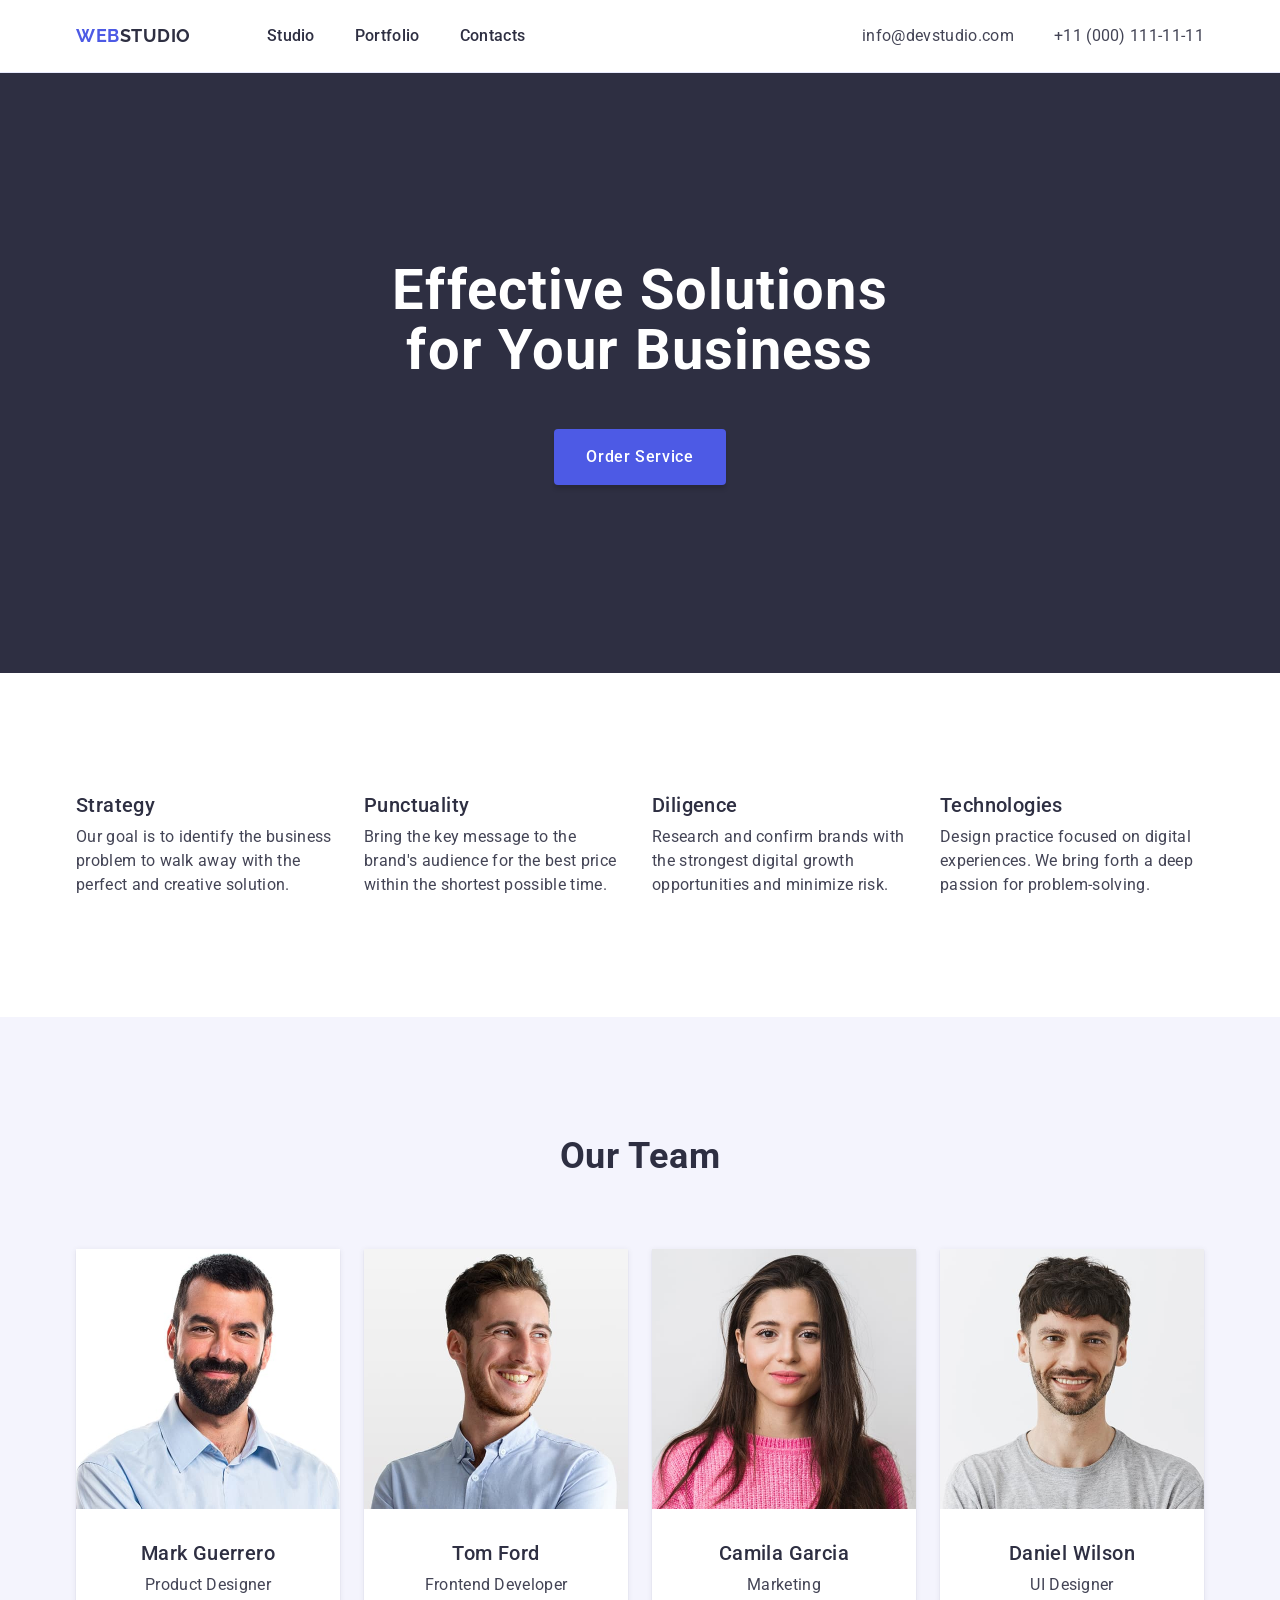
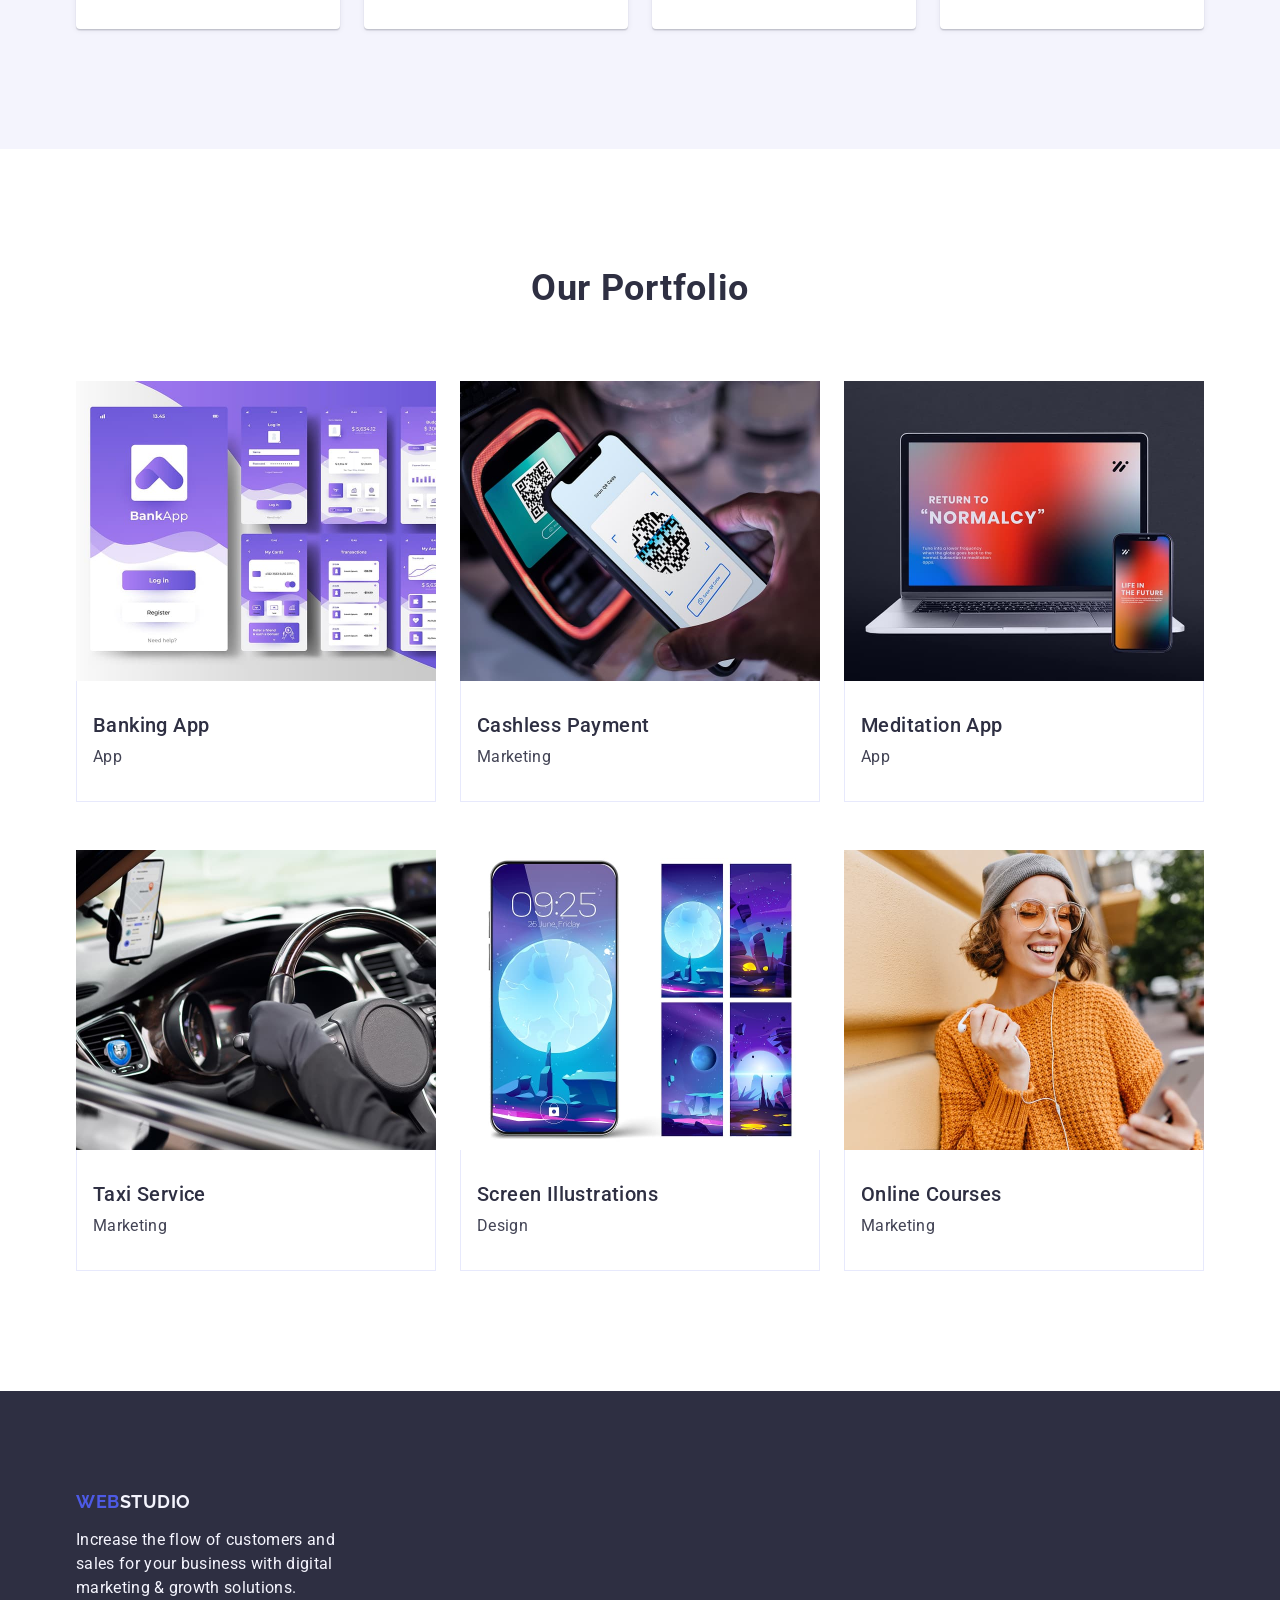
<file: index.html>
<!doctype html>
<html lang="en">
    <head>
        <meta charset="UTF-8" />
        <meta name="viewport" content="width=device-width, initial-scale=1.0" />
        <meta
            name="description"
            content="Design and developement of web-sites and apps"
        />
        <meta name="keywords" content="design developement web-site app" />
        <title>WebStudio</title>
        <link rel="preconnect" href="https://fonts.googleapis.com" />
        <link rel="preconnect" href="https://fonts.gstatic.com" crossorigin />
        <link
            href="https://fonts.googleapis.com/css2?family=Raleway:wght@700&family=Roboto:wght@400;500;700&display=swap"
            rel="stylesheet"
        />
        <link
            rel="stylesheet"
            href="https://cdnjs.cloudflare.com/ajax/libs/modern-normalize/3.0.1/modern-normalize.min.css"
        />
        <link rel="stylesheet" href="./css/styles.css" />
    </head>
    <body>
        <div class="page-container">
            <header class="header">
                <div class="container">
                    <!-- Navigation -->
                    <nav class="nav">
                        <!-- Logo -->
                        <a class="logo-link" href="./index.html"
                            >Web<span class="header-logo-accent"
                                >Studio</span
                            ></a
                        >
                        <!-- Navigation -->
                        <ul class="nav-list">
                            <li class="nav-list-item">
                                <a class="nav-link" href="./index.html"
                                    >Studio</a
                                >
                            </li>
                            <li class="nav-list-item">
                                <a class="nav-link" href="">Portfolio</a>
                            </li>
                            <li class="nav-list-item">
                                <a class="nav-link" href="">Contacts</a>
                            </li>
                        </ul>
                    </nav>

                    <!-- Contacts -->
                    <address class="address">
                        <ul class="address-list">
                            <li class="address-list-item">
                                <a
                                    class="address-link"
                                    href="mailto:info@devstudio.com"
                                    >info@devstudio.com</a
                                >
                            </li>
                            <li class="address-list-item">
                                <a class="address-link" href="tel:+110001111111"
                                    >+11 (000) 111-11-11</a
                                >
                            </li>
                        </ul>
                    </address>
                </div>
            </header>

            <main>
                <!-- Hero Section -->
                <section class="hero">
                    <div class="container">
                        <h1 class="hero-title">
                            Effective Solutions for Your Business
                        </h1>
                        <button class="hero-button" type="button">
                            Order service
                        </button>
                    </div>
                </section>

                <!-- Features Section -->
                <section class="section features">
                    <div class="container">
                        <!-- No header2 -->
                        <h2 class="visually-hidden" aria-label="features">
                            Features
                        </h2>
                        <ul class="features-list">
                            <li class="features-list-item">
                                <h3 class="subtitle">Strategy</h3>
                                <p class="text">
                                    Our goal is to identify the business problem
                                    to walk away with the perfect and creative
                                    solution.
                                </p>
                            </li>
                            <li class="features-list-item">
                                <h3 class="subtitle">Punctuality</h3>
                                <p class="text">
                                    Bring the key message to the brand's
                                    audience for the best price within the
                                    shortest possible time.
                                </p>
                            </li>
                            <li class="features-list-item">
                                <h3 class="subtitle">Diligence</h3>
                                <p class="text">
                                    Research and confirm brands with the
                                    strongest digital growth opportunities and
                                    minimize risk.
                                </p>
                            </li>
                            <li class="features-list-item">
                                <h3 class="subtitle">Technologies</h3>
                                <p class="text">
                                    Design practice focused on digital
                                    experiences. We bring forth a deep passion
                                    for problem-solving.
                                </p>
                            </li>
                        </ul>
                    </div>
                </section>

                <!-- Our Team Section -->
                <section class="section team">
                    <div class="container">
                        <h2 class="title">Our team</h2>
                        <ul class="team-list">
                            <li class="team-list-item">
                                <img
                                    src="./images/image-1.jpg"
                                    alt="Mark Guerrero Product Designer WebStudio"
                                    aria-hidden="true"
                                    width="264"
                                    height="260"
                                />
                                <div class="team-card-text-content">
                                    <h3 class="subtitle">Mark Guerrero</h3>
                                    <p class="text">Product Designer</p>
                                </div>
                            </li>
                            <li class="team-list-item">
                                <img
                                    src="./images/image-2.jpg"
                                    alt="Tom Ford Frontend Developer WebStudio"
                                    aria-hidden="true"
                                    width="264"
                                    height="260"
                                />
                                <div class="team-card-text-content">
                                    <h3 class="subtitle">Tom Ford</h3>
                                    <p class="text">Frontend Developer</p>
                                </div>
                            </li>
                            <li class="team-list-item">
                                <img
                                    src="./images/image-3.jpg"
                                    alt="Camila Garcia Marketing WebStudio"
                                    aria-hidden="true"
                                    width="264"
                                    height="260"
                                />
                                <div class="team-card-text-content">
                                    <h3 class="subtitle">Camila Garcia</h3>
                                    <p class="text">Marketing</p>
                                </div>
                            </li>
                            <li class="team-list-item">
                                <img
                                    src="./images/image-4.jpg"
                                    alt="Daniel Wilson UI Designer WebStudio"
                                    aria-hidden="true"
                                    width="264"
                                    height="260"
                                />
                                <div class="team-card-text-content">
                                    <h3 class="subtitle">Daniel Wilson</h3>
                                    <p class="text">UI Designer</p>
                                </div>
                            </li>
                        </ul>
                    </div>
                </section>

                <!-- Portfolio -->
                <section class="section portfolio">
                    <div class="container">
                        <h2 class="title">Our portfolio</h2>
                        <ul class="portfolio-list">
                            <li class="portfolio-list-item">
                                <img
                                    src="./images/image-5.jpg"
                                    alt="Banking app interface design with dashboard and transaction screens"
                                    width="360"
                                    height="300"
                                />
                                <div class="portfolio-card-text-content">
                                    <h3 class="subtitle">Banking app</h3>
                                    <p class="text">App</p>
                                </div>
                            </li>
                            <li class="portfolio-list-item">
                                <img
                                    src="./images/image-6.jpg"
                                    alt="Paying via QR code scan at a contactless payment terminal"
                                    width="360"
                                    height="300"
                                />
                                <div class="portfolio-card-text-content">
                                    <h3 class="subtitle">Cashless payment</h3>
                                    <p class="text">Marketing</p>
                                </div>
                            </li>
                            <li class="portfolio-list-item">
                                <img
                                    src="./images/image-7.jpg"
                                    alt="Responsive web design mockup on laptop and smartphone"
                                    width="360"
                                    height="300"
                                />
                                <div class="portfolio-card-text-content">
                                    <h3 class="subtitle">Meditation app</h3>
                                    <p class="text">App</p>
                                </div>
                            </li>
                            <li class="portfolio-list-item">
                                <img
                                    src="./images/image-8.jpg"
                                    alt="Smartphone with car navigation app mounted on a dashboard"
                                    width="360"
                                    height="300"
                                />
                                <div class="portfolio-card-text-content">
                                    <h3 class="subtitle">Taxi service</h3>
                                    <p class="text">Marketing</p>
                                </div>
                            </li>
                            <li class="portfolio-list-item">
                                <img
                                    src="./images/image-9.jpg"
                                    alt="Mobile app UI kit with celestial animated wallpapers"
                                    width="360"
                                    height="300"
                                />
                                <div class="portfolio-card-text-content">
                                    <h3 class="subtitle">
                                        Screen illustrations
                                    </h3>
                                    <p class="text">Design</p>
                                </div>
                            </li>
                            <li class="portfolio-list-item">
                                <img
                                    src="./images/image-10.jpg"
                                    alt="Smiling woman in casual wear listening to music on her smartphone"
                                    width="360"
                                    height="300"
                                />
                                <div class="portfolio-card-text-content">
                                    <h3 class="subtitle">Online courses</h3>
                                    <p class="text">Marketing</p>
                                </div>
                            </li>
                        </ul>
                    </div>
                </section>
            </main>

            <footer class="footer">
                <div class="container">
                    <!-- Logo -->
                    <a class="logo-link" href="./index.html"
                        >Web<span class="footer-logo-accent">Studio</span></a
                    >
                    <!-- Advantage -->
                    <p class="footer-text">
                        Increase the flow of customers and<br />
                        sales for your business with digital<br />
                        marketing & growth solutions.
                    </p>
                </div>
            </footer>
        </div>
    </body>
</html>
</file>
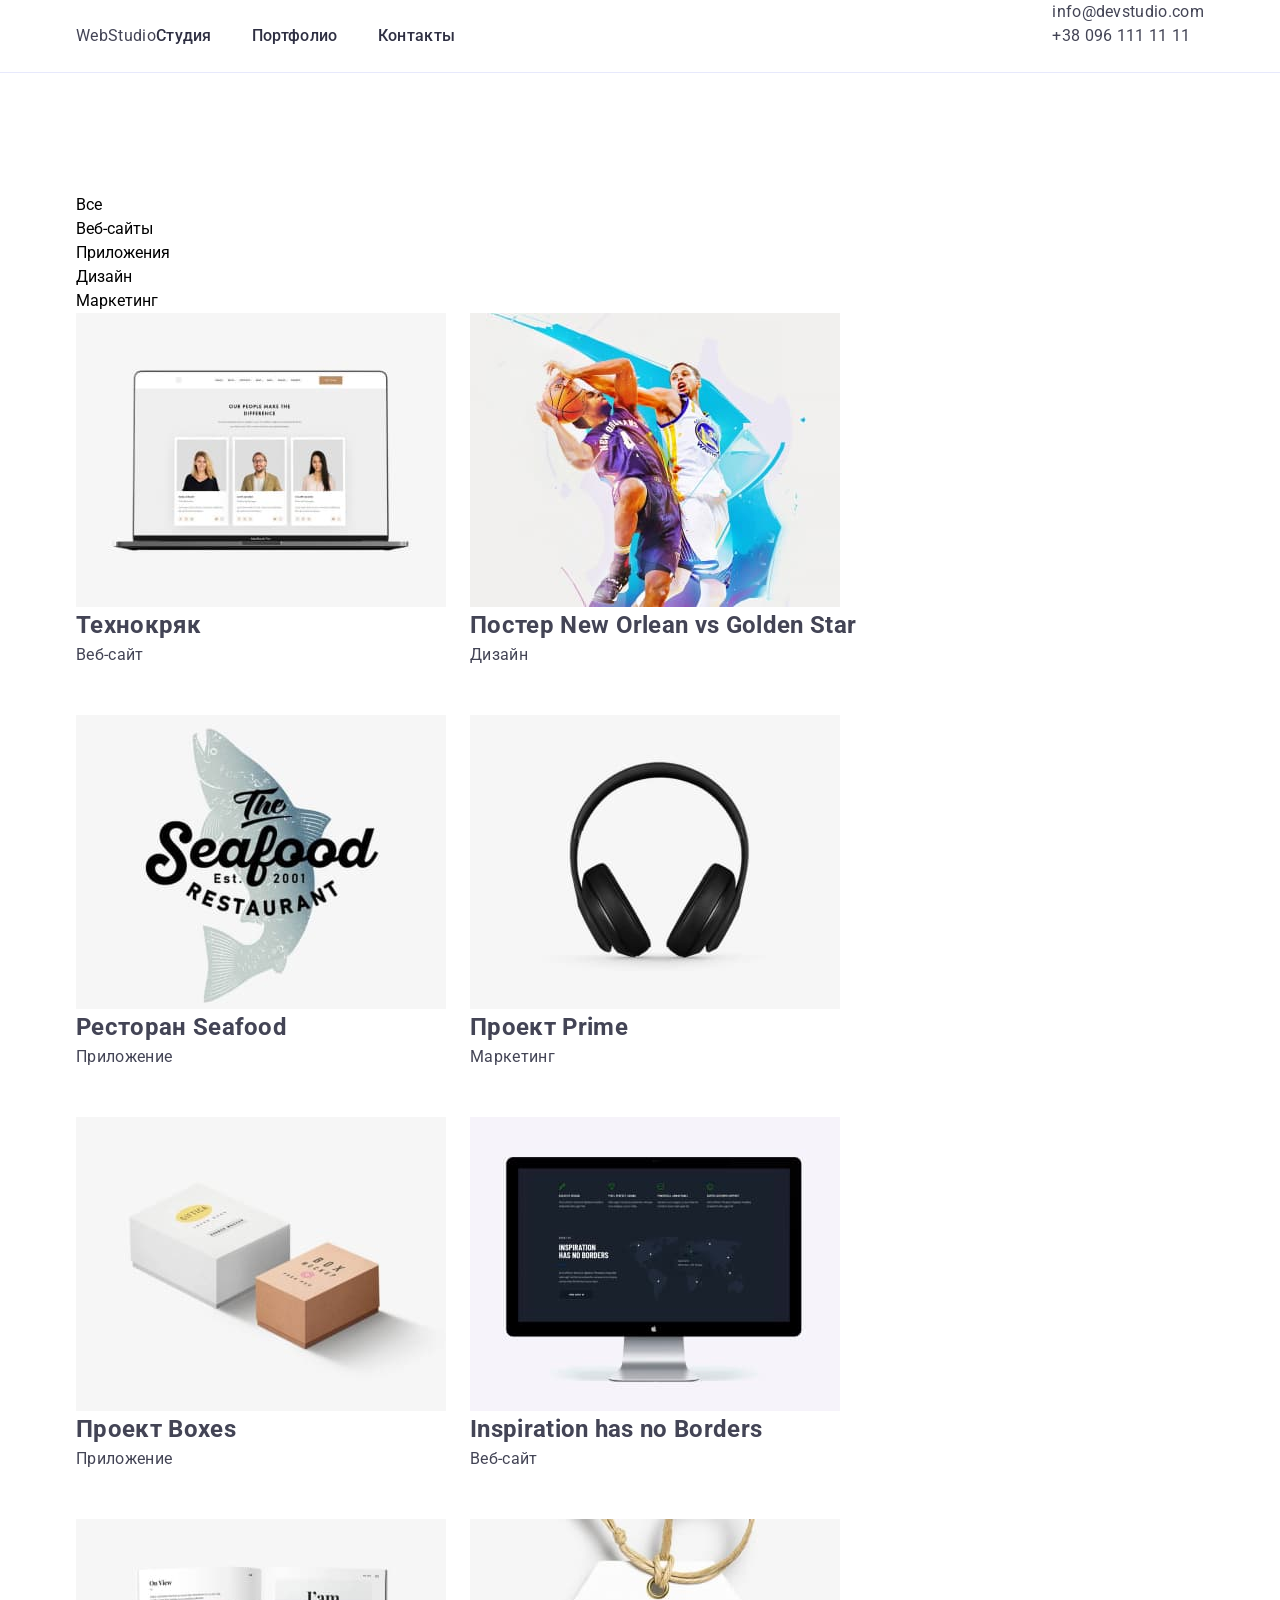
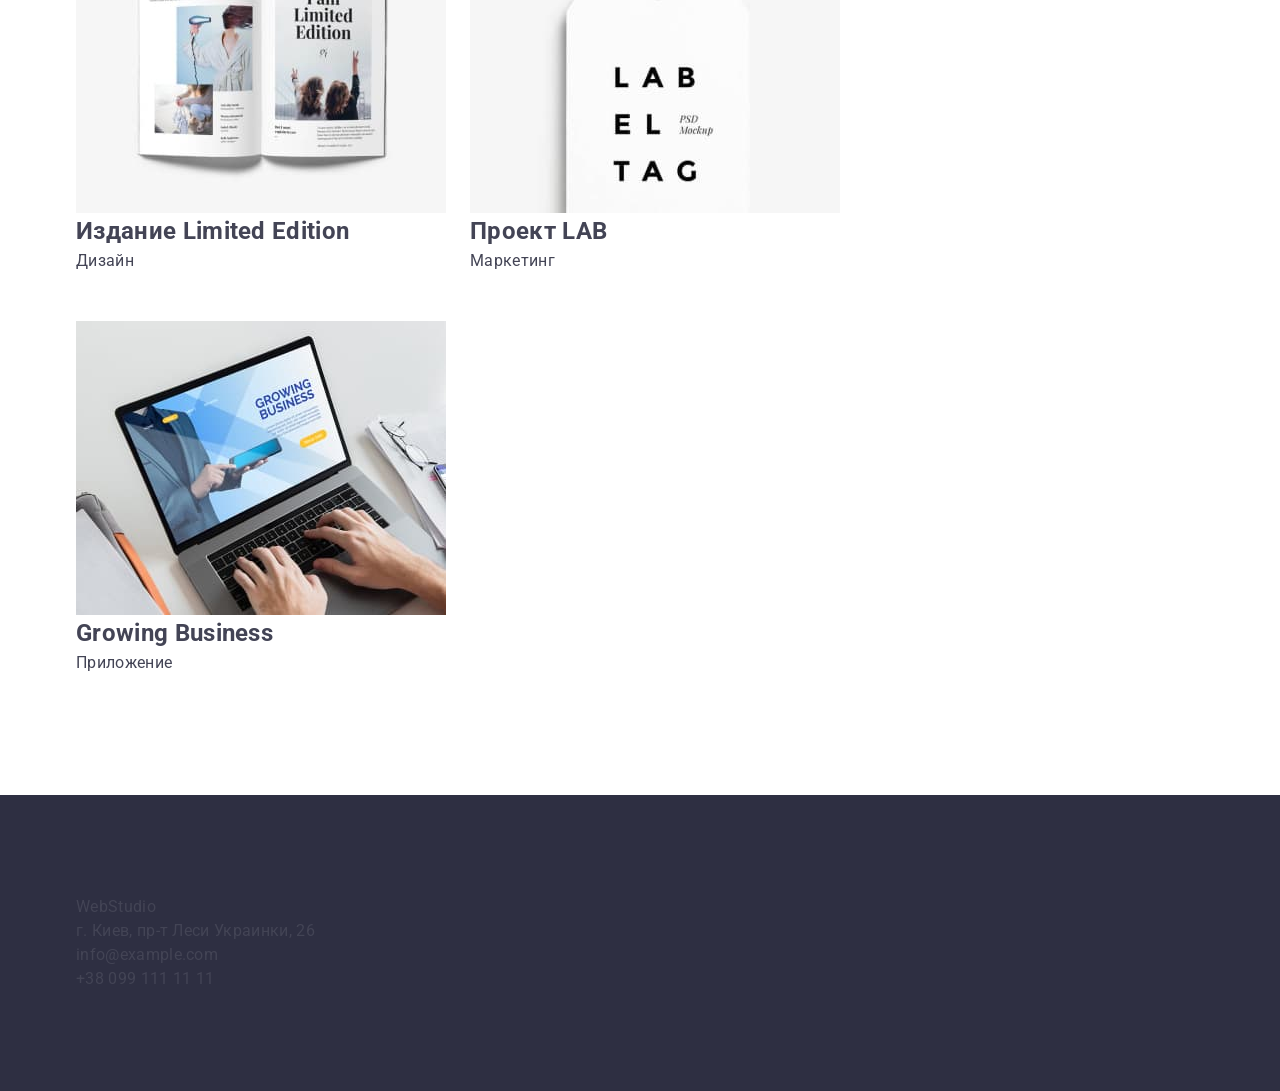
<file: portfolio.html>
<!DOCTYPE html>
<html lang="ru">
  <head>
    <meta charset="UTF-8" />
    <meta http-equiv="X-UA-Compatible" content="IE=edge" />
    <meta name="viewport" content="width=device-width, initial-scale=1.0" />
    <title lang="en">WebStudio</title>
    <!-- Google Fonts -->
    <link rel="preconnect" href="https://fonts.googleapis.com" />
    <link rel="preconnect" href="https://fonts.gstatic.com" crossorigin />
    <link
      href="https://fonts.googleapis.com/css2?family=Raleway:wght@700&family=Roboto:wght@400;500;700;900&display=swap"
      rel="stylesheet"
    />
    <!-- modern-normalize -->
    <link
      rel="stylesheet"
      href="https://cdnjs.cloudflare.com/ajax/libs/modern-normalize/1.0.0/modern-normalize.min.css"
    />
    <!-- Мои стили -->
    <link rel="stylesheet" href="./css/styles.css" />
  </head>

  <body>
    <header class="header">
      <div class="container">
        <nav class="nav page-nav">
          <a href="./index.html" lang="en" class="nav-logo link"
            ><span class="accent">Web</span>Studio</a
          >
          <ul class="list nav-list">
            <li class="nav-item">
              <a href="./index.html" class="nav-link link">Студия</a>
            </li>
            <li class="nav-item">
              <a href="./portfolio.html" class="nav-link current link">Портфолио</a>
            </li>
            <li class="nav-item"><a href="" class="nav-link link">Контакты</a></li>
          </ul>
        </nav>
        <ul class="list contact-list">
          <li class="contact-item">
            <a href="mailto:info@devstudio.com" class="contact-link link">info@devstudio.com</a>
          </li>
          <li class="contact-item">
            <a href="tel:+380961111111" class="contact-link link">+38 096 111 11 11</a>
          </li>
        </ul>
      </div>
    </header>

    <main>
      <!-- Секция Портфолио -->
      <section class="section">
        <div class="container">
          <h1 class="portfolio-title visually-hidden">Портфолио</h1>
          <ul class="list filter-list">
            <li class="filter-item">
              <button type="button" class="filter-button filter-active">Все</button>
            </li>

            <li class="filter-item">
              <button type="button" class="filter-button">Веб-сайты</button>
            </li>

            <li class="filter-item">
              <button type="button" class="filter-button">Приложения</button>
            </li>

            <li class="filter-item"><button type="button" class="filter-button">Дизайн</button></li>
            <li class="filter-item">
              <button type="button" class="filter-button">Маркетинг</button>
            </li>
          </ul>

          <ul class="list portfolio-list">
            <li class="portfolio-item">
              <a href="" class="link">
                <img
                  src="./images/portfolio-1.jpg"
                  alt="отображение веб-сайта на экране ноутбука"
                  width="370"
                />
                <div class="portfolio-card">
                  <h2 class="portfolio-subtitle">Технокряк</h2>
                  <p class="filter-name">Веб-сайт</p>
                </div>
              </a>
            </li>

            <li class="portfolio-item">
              <a href="" class="link">
                <img
                  src="./images/portfolio-2.jpg"
                  alt="два баскетболиста играют с мячом"
                  width="370"
                />
                <div class="portfolio-card">
                  <h2 class="portfolio-subtitle">
                    Постер <span lang="en">New Orlean vs Golden Star</span>
                  </h2>
                  <p class="filter-name">Дизайн</p>
                </div>
              </a>
            </li>

            <li class="portfolio-item">
              <a href="" class="link">
                <img
                  src="./images/portfolio-3.jpg"
                  alt="буквенный логотип ресторана на фоне рыбы"
                  width="370"
                />
                <div class="portfolio-card">
                  <h2 class="portfolio-subtitle">Ресторан <span lang="en">Seafood</span></h2>
                  <p class="filter-name">Приложение</p>
                </div>
              </a>
            </li>

            <li class="portfolio-item">
              <a href="" class="link">
                <img src="./images/portfolio-4.jpg" alt="наушники" width="370" />
                <div class="portfolio-card">
                  <h2 class="portfolio-subtitle">Проект <span lang="en">Prime</span></h2>
                  <p class="filter-name">Маркетинг</p>
                </div>
              </a>
            </li>

            <li class="portfolio-item">
              <a href="" class="link">
                <img
                  src="./images/portfolio-5.jpg"
                  alt="две коробки белая и крафтовая"
                  width="370"
                />
                <div class="portfolio-card">
                  <h2 class="portfolio-subtitle">Проект <span lang="en">Boxes</span></h2>
                  <p class="filter-name">Приложение</p>
                </div>
              </a>
            </li>

            <li class="portfolio-item">
              <a href="" class="link">
                <img
                  src="./images/portfolio-6.jpg"
                  alt="отображение сайта на мониторе компьютера"
                  width="370"
                />
                <div class="portfolio-card">
                  <h2 class="portfolio-subtitle" lang="en">Inspiration has no Borders</h2>
                  <p class="filter-name">Веб-сайт</p>
                </div>
              </a>
            </li>

            <li class="portfolio-item">
              <a href="" class="link">
                <img src="./images/portfolio-7.jpg" alt="открытый журнал" width="370" />
                <div class="portfolio-card">
                  <h2 class="portfolio-subtitle">Издание <span lang="en">Limited Edition</span></h2>
                  <p class="filter-name">Дизайн</p>
                </div>
              </a>
            </li>

            <li class="portfolio-item">
              <a href="" class="link">
                <img
                  src="./images/portfolio-8.jpg"
                  alt="белая бирка на веревке из шпагата"
                  width="370"
                />
                <div class="portfolio-card">
                  <h2 class="portfolio-subtitle">Проект <span lang="en">LAB</span></h2>
                  <p class="filter-name">Маркетинг</p>
                </div>
              </a>
            </li>

            <li class="portfolio-item">
              <a href="" class="link">
                <img
                  src="./images/portfolio-9.jpg"
                  alt="человек работает за ноутбуком"
                  width="370"
                />
                <div class="portfolio-card">
                  <h2 class="portfolio-subtitle" lang="en">Growing Business</h2>
                  <p class="filter-name">Приложение</p>
                </div>
              </a>
            </li>
          </ul>
        </div>
      </section>
    </main>

    <footer class="footer">
      <div class="container">
        <a class="footer-logo link" href="./index.html" lang="en">
          <span class="accent">Web</span>Studio</a
        >
        <address class="link">
          <ul class="list footer-list">
            <li class="footer-item">
              <a
                class="footer-link link"
                href="https://goo.gl/maps/JsHpxsJ47qESHzWFA"
                target="_blank"
                rel="noopener noreferrer"
              >
                г. Киев, пр-т Леси Украинки, 26</a
              >
            </li>
            <li class="footer-item">
              <a class="footer-link alfa link" href="mailto:info@example.com">info@example.com</a>
            </li>
            <li class="footer-item">
              <a class="footer-link alfa link" href="tel:+380991111111">+38 099 111 11 11</a>
            </li>
          </ul>
        </address>
      </div>
    </footer>
  </body>
</html>
</file>
<file: css/styles.css>
/* Variables #region */

:root {
    --primary-brand-color: #4D5AE5;   /* IRIS */
    --pressed-state-color: #404BBF;   /* OCEAN */
    --dark-color: #2E2F42;    /* NAVY BLUE */
    --success-color: #31D0AA;   /* GREEN */
    --body-text-color: #434455;   /* SLATE */
    --helper-text-color: #8E8F99;   /* LIGHT SLATE */
    --accent-color: #E7E9FC;    /* CORNFLOWER */
    --light-mode-color: #F4F4FD;    /* CLOUD */
    --modal-overlay-color: #2E2F42;   /* NAVY BLUE MODAL */
    --hero-background-color: #2E2F42;   /* GREY */
    --white-background-color: #FFFFFF;    /* WHITE */
    --modal-background-color: #FCFCFC;    /* DAIRY */

    --font-family-body: "Roboto", sans-serif;
    --font-family-logo: "Raleway", sans-serif;

    --font-weight-regular: 400;
    --font-weight-medium: 500; 
    --font-weight-bold: 700;

    --line-height-hero-title: 1.07;
    --line-height-title: 1.11;
    --line-height-logo: 1.17;
    --line-height-subtitle: 1.2;
    --line-height-body: 1.5;

    --letter-spacing-basic: 0.02em;
    --letter-spacing-second: 0.04em;
    --letter-spacing-logo: 0.03em;

    --button-shadow: 0 4px 4px 0 rgba(0, 0, 0, 0.15);
    --card-shadow: 0 2px 1px 0 rgba(46, 47, 66, 0.08), 0 1px 1px 0 rgba(46, 47, 66, 0.16), 0 1px 6px 0 rgba(46, 47, 66, 0.08);

    --border-radius: 0 0 4px 4px;
    --hero-button-border-radius: 4px;
}
/* #endregion */

/* Reset #region */

h1, h2, h3, h4, h5, h6, p { /* Скидаємо відступи заголовків */
    margin: 0;
    padding: 0;
}

img {                  /* Нормалізуємо властивості для картинок */
    display: block;    /* Прибираємо нижній відступ */
    max-width: 100%;   /* Щоб великі картинки не вилазили за межі екрана */
    height: auto;      /* Зберігаємо пропорції */
}

a {             /* Прибираємо підкреслення та наслідуємо колір у всіх посилань */
    text-decoration: none;
    color: inherit;
}

ul, ol {        /* Прибираємо маркери та відступи у списків */
    margin-top: 0;
    margin-bottom: 0;
    padding-left: 0;
    list-style: none;
}

button {                      /* Нормалізуємо кнопки */
    cursor: pointer;          /* Змінюємо курсор при наведенні */
    border: none;             /* Прибираємо рамку */
    background-color: transparent; /* Робимо фон прозорим */
    padding: 0;               /* Прибираємо внутрішні відступи */
}

address {       /* Прибираємо дефолтний курсив у address */
    font-style: normal;
}
/* #endregion */

/* Body #region */

body {
    font-family: var(--font-family-body);
    font-size: 16px;
    font-weight: var(--font-weight-regular);
    line-height: var(--line-height-body);
    letter-spacing: 0.02em;
    color: var(--body-text-color);
    background-color: var(--white-background-color);
}

.page-container {   /* Крок 1. Притискаємо футер вниз */
    min-height: 100vh;
    display: flex;
    flex-direction: column;
}

main {              /* Крок 2. Притискаємо футер вниз */
    flex-grow: 1;
}

.container { 
    max-width: 1158px;
    padding: 0 15px;
    margin: 0 auto;  
}

/* Header #region */

.header {
    border-bottom: 1px solid var(--accent-color);
    background-color: var(--white-background-color);
}

.header .container {
    display: flex;
    justify-content: space-between;
}

.nav {
    display: flex;
    align-items: center;
}

.nav-list,
.address-list {
    display: flex;
    gap: 40px;
    align-items: center;
}

.logo-link {
    margin-right: 76px;
    font-family: var(--font-family-logo);
    font-weight: var(--font-weight-bold);
    font-size: 18px;
    line-height: var(--line-height-logo);
    letter-spacing: var(--letter-spacing-logo);
    text-transform: uppercase;
    color: var(--primary-brand-color);
}

.header .logo-link,
.nav-link,
.address-link {
    display: inline-block;
    padding-top: 24px;
    padding-bottom: 24px;
}

.header-logo-accent {
    color: var(--dark-color);
}

.nav-link {
    font-weight: var(--font-weight-medium);
    color: var(--dark-color);
}

.nav-link:hover,
.nav-link:focus,
.address-link:hover,
.address-link:focus {
    color: var(--pressed-state-color);
}
/* #endregion */

/* Hero #region */

.hero {
    padding-top: 188px;
    padding-bottom: 188px;
    background-color: var(--dark-color);
    text-align: center;
}
.hero-title {
    max-width: 496px;
    margin-left: auto;
    margin-right: auto;
    margin-bottom: 48px;
    font-size: 56px;
    font-weight: var(--font-weight-bold);
    line-height: var(--line-height-hero-title);
    letter-spacing: var(--letter-spacing-basic);
    color: var(--white-background-color);
}

.hero-button {
    display: block;
    min-width: 169px;
    margin: 0 auto;
    padding: 16px 32px;
    border-radius: var(--hero-button-border-radius);
    font-weight: var(--font-weight-medium);
    line-height: var(--line-height-body);
    letter-spacing: var(--letter-spacing-second);
    text-transform: capitalize;
    color: var(--white-background-color);
    box-shadow: var(--button-shadow);
    background-color: var(--primary-brand-color);
}

.hero-button:hover,
.hero-button:focus {
    box-shadow: var(--button-shadow);
    background-color: var(--pressed-state-color);
}
/* #endregion */

/* Sections #region */

.section {
    padding-top: 120px;
    padding-bottom: 120px;
}

.title {
    margin-bottom: 72px;
    font-weight: var(--font-weight-bold);
    font-size: 36px;
    line-height: var(--line-height-title);
    letter-spacing: var(--letter-spacing-basic);
    text-align: center;
    text-transform: capitalize;
    color: var(--dark-color);
}

.subtitle {
    margin-bottom: 8px;
    font-weight: var(--font-weight-medium);
    font-size: 20px;
    line-height: var(--line-height-subtitle);
    letter-spacing: var(--letter-spacing-basic);
    text-transform: capitalize;
    color: var(--dark-color);
}

.features-list,
.team-list,
.portfolio-list {
    display: flex;
    flex-wrap: wrap;
    gap: 24px;
}
/* #endregion */

/* Features #region */

.visually-hidden {
    position: absolute;
    width: 1px;
    height: 1px;
    margin: -1px;
    border: 0;
    padding: 0;
    
    white-space: nowrap;
    clip-path: inset(100%);
    clip: rect(0 0 0 0);
    overflow: hidden;
}

.features-list-item {
    flex-basis: calc((100% - (24px*3)) / 4);
}

/* #endregion */

/* Team #region */

.team {
    background-color: var(--light-mode-color);
}

.team-list-item {
    flex-basis: calc((100% - (24px*3)) / 4);
    border-radius: var(--border-radius);
    box-shadow: var(--card-shadow);
    overflow: hidden;
    background-color: var(--white-background-color);
}

.team-list-item .subtitle,
.team-list-item .text {
    text-align: center;
}

.team-card-text-content {
    padding: 32px 0;
    text-align: center;
}
/* #endregion */

/* Portfolio #region */

.portfolio-list {
    flex-wrap: wrap;
    row-gap: 48px;
}

.portfolio-list-item {
    flex-basis: calc((100% - (24px*2)) / 3);
}

.portfolio-list-item:hover,
.portfolio-list-item:focus {
    box-shadow: var(--card-shadow);
}

.portfolio-card-text-content {
    padding: 32px 16px;
    border: 1px solid var(--accent-color);
    border-top: none;
}
/* #endregion */

/* Footer #region */

.footer {
    padding-top: 100px;
    padding-bottom: 100px;
    background-color: var(--dark-color);
}

.footer .logo-link {
    display: inline-block;
    margin-bottom: 16px;
}

.footer-logo-accent {
    color: var(--light-mode-color);
}

.footer-text {
    color: var(--light-mode-color);
}

/* #endregion */

/* помістити картинку в обгортку */

/* .thumb {
    height: 400px;
    width: 300px;
}

.thumb img {
    height: 100%;
    width: 100%;
	object-fit: cover;
} */
</file>
